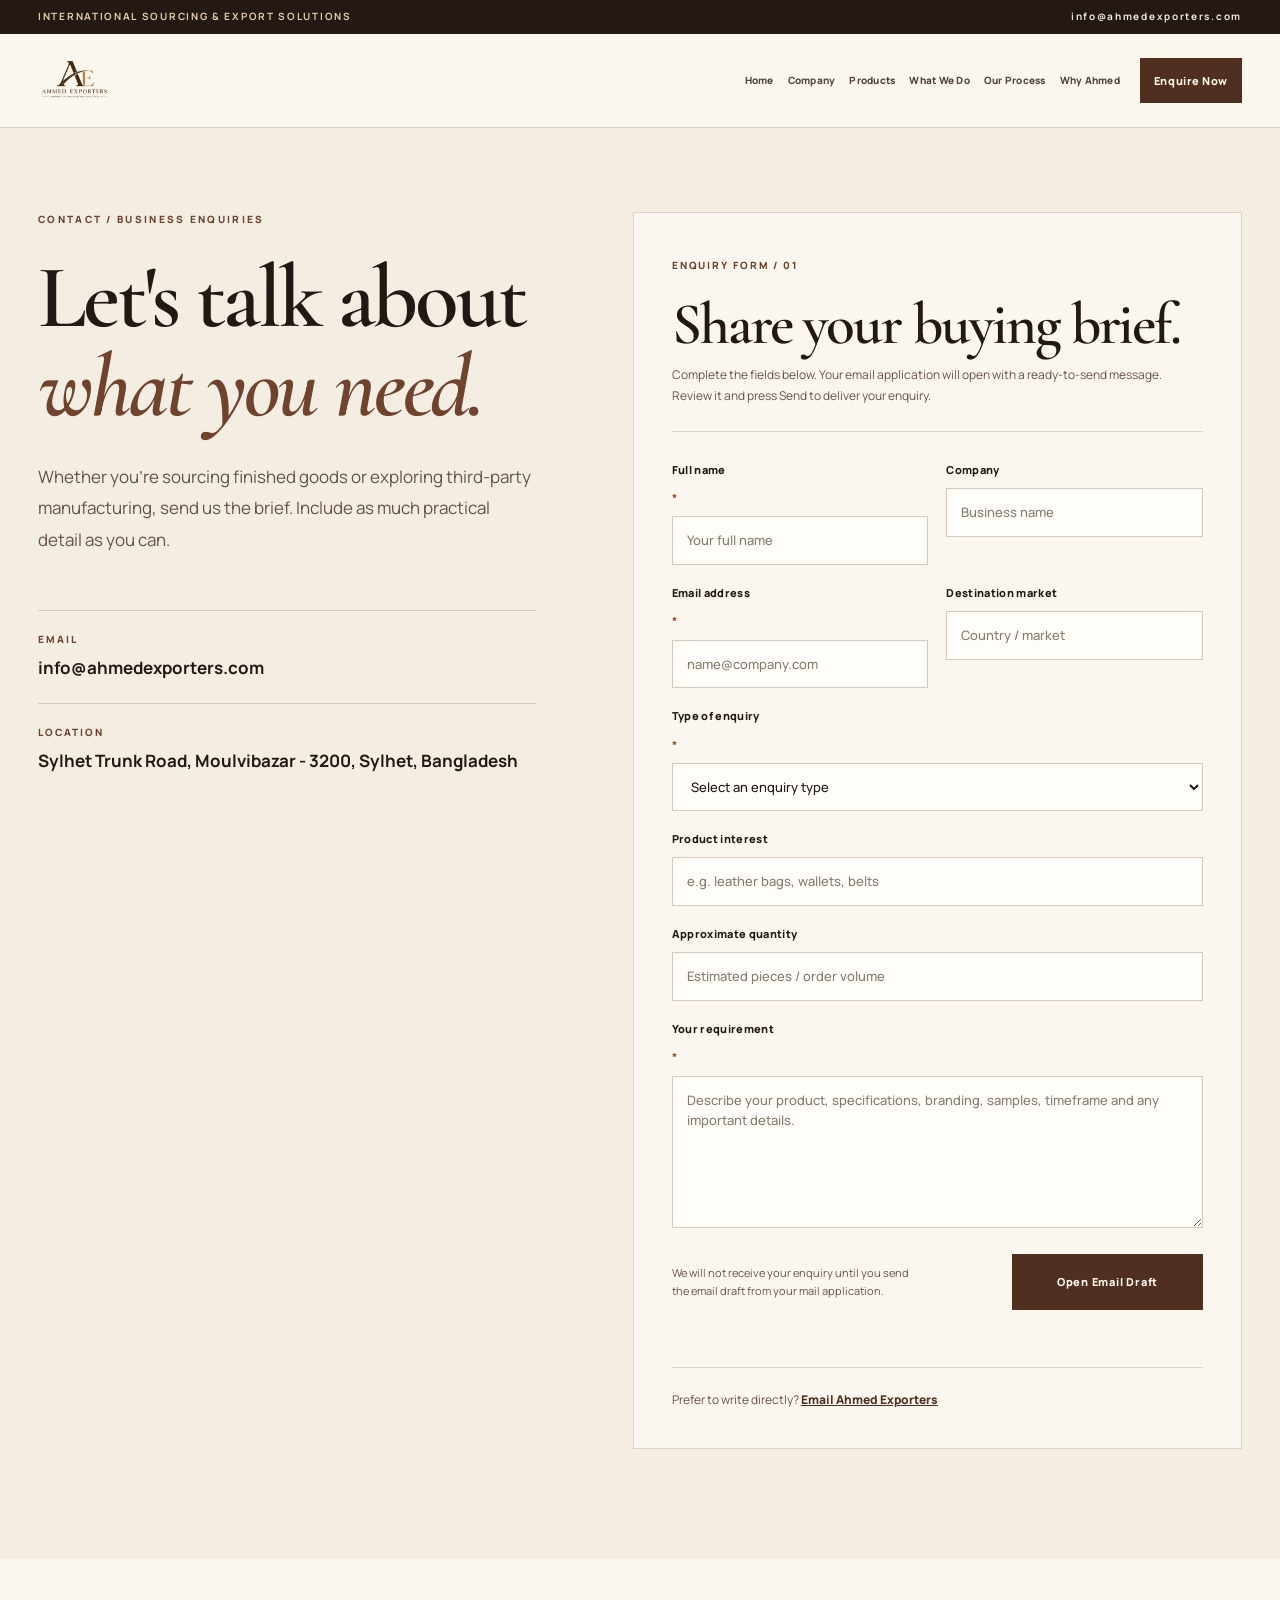
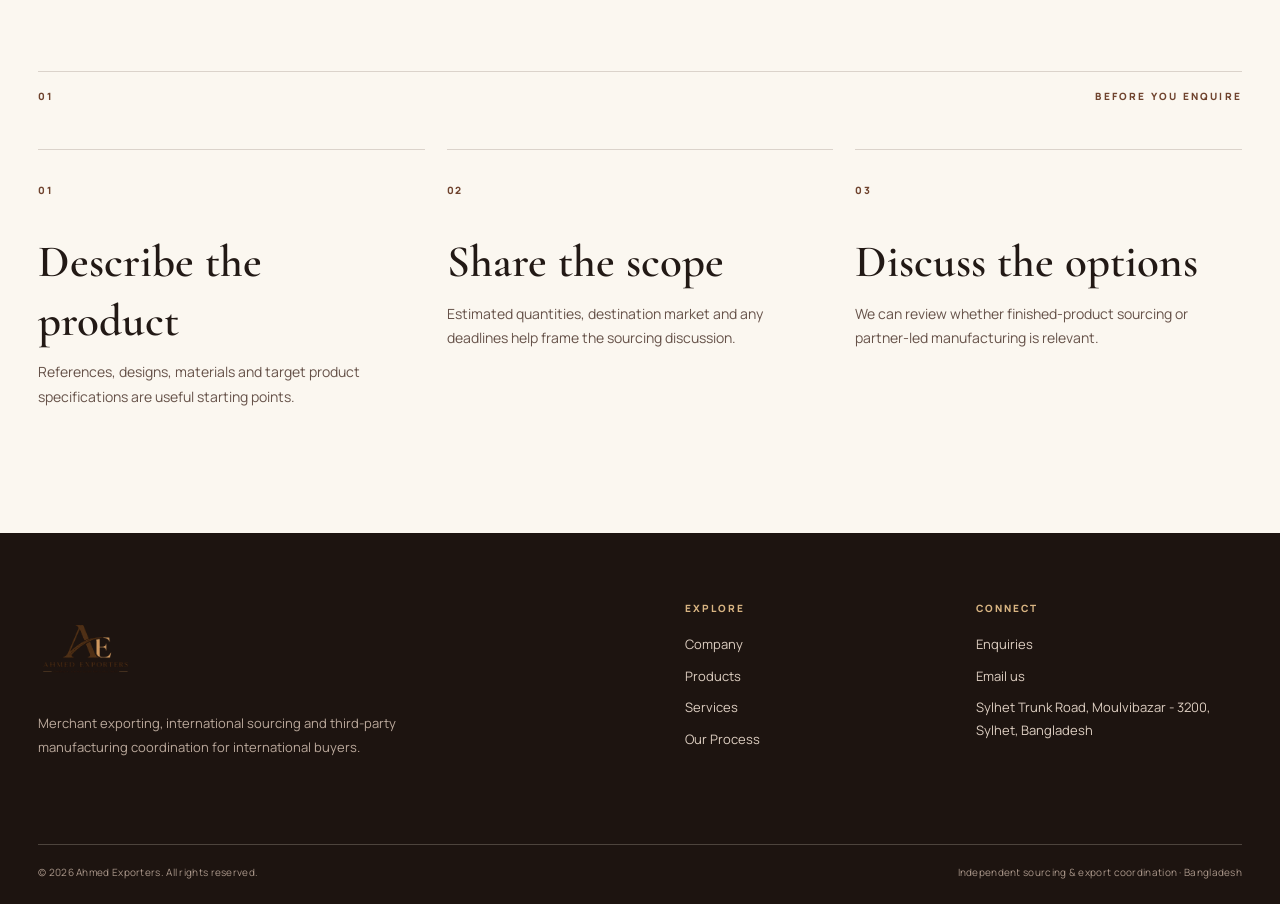
<file: contact.html>
<!doctype html>
<html lang="en"><head>
<meta charset="utf-8">
<meta name="viewport" content="width=device-width,initial-scale=1">
<meta name="theme-color" content="#f3ede2">
<meta name="description" content="Contact Ahmed Exporters about leather goods, merchant exporting, international sourcing or third-party manufacturing coordination in Bangladesh.">
<meta property="og:type" content="website">
<meta property="og:site_name" content="Ahmed Exporters">
<meta property="og:title" content="Contact Ahmed Exporters | Send a Sourcing Enquiry">
<meta property="og:description" content="Contact Ahmed Exporters about leather goods, merchant exporting, international sourcing or third-party manufacturing coordination in Bangladesh.">
<meta property="og:url" content="https://aryancodespy.github.io/ahmed-exporters/contact.html">
<meta property="og:image" content="https://aryancodespy.github.io/ahmed-exporters/ahmed-exporters-logo.png">
<meta name="twitter:card" content="summary">
<link rel="canonical" href="https://aryancodespy.github.io/ahmed-exporters/contact.html">
<link rel="icon" type="image/png" href="ahmed-exporters-logo.png">
<link rel="preconnect" href="https://fonts.googleapis.com">
<link rel="preconnect" href="https://fonts.gstatic.com" crossorigin>
<link rel="preconnect" href="https://images.pexels.com">
<link href="https://fonts.googleapis.com/css2?family=Manrope:wght@400;500;600;700;800&family=Cormorant+Garamond:wght@600;700&display=swap" rel="stylesheet">
<link rel="stylesheet" href="styles.css">
<title>Contact Ahmed Exporters | Send a Sourcing Enquiry</title>
<script type="application/ld+json">{"@context":"https://schema.org","@type":"Organization","name":"Ahmed Exporters","url":"https://aryancodespy.github.io/ahmed-exporters/","logo":"https://aryancodespy.github.io/ahmed-exporters/ahmed-exporters-logo.png","description":"Bangladesh-based merchant exporter, leather goods sourcing and third-party manufacturing coordination.","email":"info@ahmedexporters.com","address":{"@type":"PostalAddress","streetAddress":"Sylhet Trunk Road","addressLocality":"Moulvibazar","postalCode":"3200","addressRegion":"Sylhet","addressCountry":"BD"}}</script>
<script src="script.js" defer></script>
</head>
<body data-page="contact">
<a class="skip-link" href="#main">Skip to content</a>
<div class="utility-bar"><div class="wrap utility-bar__inner"><span>INTERNATIONAL SOURCING &amp; EXPORT SOLUTIONS</span><a href="mailto:info@ahmedexporters.com">info@ahmedexporters.com </a></div></div>
<header class="site-header"><div class="wrap header-inner">
<a class="logo-link" href="index.html" aria-label="Ahmed Exporters — homepage"><img class="logo" src="ahmed-exporters-logo.png" alt="Ahmed Exporters"></a>
<nav class="desktop-nav" aria-label="Main navigation"><a href="index.html">Home</a><a href="about.html">Company</a><a href="products.html">Products</a><a href="services.html">What We Do</a><a href="process.html">Our Process</a><a href="why-us.html">Why Ahmed</a></nav>
<a class="header-action" href="contact.html">Enquire Now </a>
<button class="menu-button" type="button" aria-controls="mobile-navigation" aria-expanded="false" aria-label="Open navigation"><span></span><span></span></button>
</div>
<nav id="mobile-navigation" class="mobile-navigation" aria-label="Mobile navigation" hidden><a href="index.html">Home</a><a href="about.html">Company</a><a href="products.html">Products</a><a href="services.html">What We Do</a><a href="process.html">Our Process</a><a href="why-us.html">Why Ahmed</a><a class="mobile-navigation__contact" href="contact.html">Start an Enquiry</a></nav>
</header>
<main id="main">
<section class="contact-hero"><div class="wrap contact-hero__grid"><div><p class="eyebrow">CONTACT / BUSINESS ENQUIRIES</p><h1>Let's talk about <em>what you need.</em></h1><p class="lead">Whether you're sourcing finished goods or exploring third-party manufacturing, send us the brief. Include as much practical detail as you can.</p>
<div class="contact-details"><div><span>EMAIL</span><a href="mailto:info@ahmedexporters.com">info@ahmedexporters.com</a></div><div><span>LOCATION</span><strong>Sylhet Trunk Road, Moulvibazar - 3200, Sylhet, Bangladesh</strong></div></div>
</div><div class="contact-form-panel">
<div class="form-heading"><span>ENQUIRY FORM / 01</span><h2>Share your buying brief.</h2><p>Complete the fields below. Your email application will open with a ready-to-send message. Review it and press Send to deliver your enquiry.</p></div>
<form id="enquiry-form">
<div class="field-pair"><label>Full name <span aria-hidden="true">*</span><input name="name" autocomplete="name" required maxlength="100" placeholder="Your full name"></label><label>Company <input name="company" autocomplete="organization" maxlength="120" placeholder="Business name"></label></div>
<div class="field-pair"><label>Email address <span aria-hidden="true">*</span><input name="email" type="email" autocomplete="email" required maxlength="160" placeholder="name@company.com"></label><label>Destination market <input name="destination" maxlength="100" placeholder="Country / market"></label></div>
<label>Type of enquiry <span aria-hidden="true">*</span><select name="type" required><option value="" selected disabled>Select an enquiry type</option><option>Finished product sourcing</option><option>Custom / third-party manufacturing</option><option>Merchant exporting</option><option>General business enquiry</option></select></label>
<label>Product interest <input name="interest" maxlength="160" placeholder="e.g. leather bags, wallets, belts"></label>
<label>Approximate quantity <input name="quantity" maxlength="100" placeholder="Estimated pieces / order volume"></label>
<label>Your requirement <span aria-hidden="true">*</span><textarea name="message" rows="6" required maxlength="5000" placeholder="Describe your product, specifications, branding, samples, timeframe and any important details."></textarea></label>
<div class="form-footer"><p>We will not receive your enquiry until you send the email draft from your mail application.</p><button class="btn btn--dark" type="submit">Open Email Draft </button></div>
<p id="enquiry-status" class="form-status" role="status" aria-live="polite"></p>
</form>
<div class="direct-email">Prefer to write directly? <a href="mailto:info@ahmedexporters.com">Email Ahmed Exporters</a></div>
</div></div></section>
<section class="section section--tint"><div class="wrap"><div class="section-index"><span>01</span><span>BEFORE YOU ENQUIRE</span></div><div class="statement-grid"><article><span>01</span><h3>Describe the product</h3><p>References, designs, materials and target product specifications are useful starting points.</p></article><article><span>02</span><h3>Share the scope</h3><p>Estimated quantities, destination market and any deadlines help frame the sourcing discussion.</p></article><article><span>03</span><h3>Discuss the options</h3><p>We can review whether finished-product sourcing or partner-led manufacturing is relevant.</p></article></div></div></section>
</main>
<footer class="footer"><div class="wrap">
<div class="footer__top"><div class="footer__company"><a href="index.html"><img src="ahmed-exporters-logo.png" alt="Ahmed Exporters" class="footer__logo"></a><p>Merchant exporting, international sourcing and third-party manufacturing coordination for international buyers.</p></div>
<div class="footer__links"><div><h2>Explore</h2><a href="about.html">Company</a><a href="products.html">Products</a><a href="services.html">Services</a><a href="process.html">Our Process</a></div><div><h2>Connect</h2><a href="contact.html">Enquiries</a><a href="mailto:info@ahmedexporters.com">Email us</a><span>Sylhet Trunk Road, Moulvibazar - 3200, Sylhet, Bangladesh</span></div></div></div>
<div class="footer__bottom"><span>© <span data-year>2026</span> Ahmed Exporters. All rights reserved.</span><span>Independent sourcing &amp; export coordination · Bangladesh</span></div>
</div></footer>
</body></html>
</file>
<file: styles.css>
:root{
  --bg:#f3ede2;--surface:#fbf7f0;--surface-strong:#fffaf3;--surface-dark:#241812;--surface-dark-2:#342219;
  --text:#221915;--muted:#665249;--primary:#4f2f1f;--primary-2:#6f432e;--accent:#c9a15b;
  --line:rgba(72,47,33,.18);--line-dark:rgba(246,235,219,.22);--container:1260px;
  --body:"Manrope",Arial,sans-serif;--display:"Cormorant Garamond",Georgia,serif;
}
*,*::before,*::after{box-sizing:border-box}
html{scroll-behavior:smooth;scroll-padding-top:110px}
body{margin:0;color:var(--text);background:var(--bg);font:400 15px/1.75 var(--body);-webkit-font-smoothing:antialiased}
body,button,input,select,textarea{font-family:var(--body)}
img{display:block;max-width:100%}figure{margin:0}
a{color:inherit;text-decoration:none}button{cursor:pointer}
button,input,select,textarea{font-size:inherit}
:focus-visible{outline:3px solid var(--accent);outline-offset:4px}
::selection{background:#c9a15b;color:#241812}
.wrap{width:min(var(--container),calc(100% - 112px));margin-inline:auto}
.skip-link{position:absolute;z-index:200;top:-100px;left:16px;padding:12px 20px;background:var(--surface-dark);color:white}
.skip-link:focus{top:12px}
.utility-bar{background:var(--surface-dark);color:#e1cda9;font-size:10px;letter-spacing:.17em;font-weight:700}
.utility-bar__inner{display:flex;align-items:center;justify-content:space-between;gap:20px;min-height:34px}
.utility-bar a{color:#f1e9dc;transition:color .2s}.utility-bar a:hover{color:var(--accent)}
.site-header{height:94px;background:rgba(251,247,240,.97);border-bottom:1px solid var(--line);position:sticky;top:0;z-index:50;backdrop-filter:blur(16px)}
.header-inner{height:100%;display:flex;align-items:center;gap:32px}
.logo-link{display:flex;align-items:center;flex:0 0 auto;max-width:224px}
.logo{display:block;width:192px;height:72px;object-fit:contain;object-position:left center}
.desktop-nav{display:flex;align-items:center;justify-content:center;gap:clamp(12px,1.4vw,25px);margin-left:auto}
.desktop-nav a{font-size:11px;font-weight:800;letter-spacing:.025em;white-space:nowrap;position:relative;padding:12px 0;color:#51453e}
.desktop-nav a::after{content:"";position:absolute;bottom:6px;left:0;right:100%;height:1px;background:var(--primary);transition:right .2s}
.desktop-nav a:hover::after,.desktop-nav a.active::after{right:0}
.desktop-nav a.active{color:var(--primary)}
.header-action{flex:0 0 auto;display:flex;gap:26px;align-items:center;justify-content:center;background:var(--primary);color:#fff8ed;padding:14px 17px;font-size:11px;font-weight:800;letter-spacing:.05em;white-space:nowrap}
.header-action:hover{background:var(--surface-dark)}
.menu-button{display:none;background:none;border:0;padding:14px;min-width:44px;min-height:44px}
.menu-button span{display:block;width:26px;height:2px;background:var(--text);margin:6px 0;transition:transform .2s}
.menu-button[aria-expanded="true"] span:first-child{transform:translateY(4px) rotate(45deg)}
.menu-button[aria-expanded="true"] span:last-child{transform:translateY(-4px) rotate(-45deg)}
.mobile-navigation[hidden]{display:none!important}
.mobile-navigation{display:none}
h1,h2,h3,p{margin-top:0}
h1,h2,.display{font-family:var(--display);font-weight:600;letter-spacing:-.035em;line-height:.99}
h1 em,h2 em,.display em{font-weight:600;font-style:italic;color:var(--primary-2)}
h3{line-height:1.3}
.eyebrow{font-size:10px;line-height:1.5;font-weight:800;letter-spacing:.23em;color:var(--primary-2);margin-bottom:27px}
.eyebrow--light{color:var(--accent)}
.section{padding:112px 0}
.section--tint{background:var(--surface)}
.section--dark{background:var(--surface-dark);color:#f5eee5}
.section--dark h2 em{color:#d5ad76}
.section--dark .eyebrow{color:var(--accent)}
.section-index{border-top:1px solid var(--line);padding-top:16px;display:flex;align-items:center;justify-content:space-between;gap:16px;font-size:10px;letter-spacing:.22em;font-weight:800;color:var(--primary-2);margin-bottom:43px;text-transform:uppercase}
.section--dark .section-index{border-color:var(--line-dark);color:#e0ba80}
.display{font-size:clamp(58px,7vw,110px);margin:0}
.editorial-grid{display:grid;grid-template-columns:1.03fr .97fr;gap:12%;align-items:start}
.intro-prose{max-width:540px;padding-top:4px}
.intro-prose p{font-size:15px;line-height:1.9;color:var(--muted);margin:0 0 23px}
.intro-prose .large-copy{font-size:21px;line-height:1.62;color:var(--text);font-weight:500;letter-spacing:-.02em}
.section--dark .intro-prose p{color:#d7c6b8}
.section--dark .intro-prose .large-copy{color:#f4eae0}
.inline-link{display:inline-flex;align-items:center;gap:18px;color:var(--primary);font-weight:800;letter-spacing:.04em;font-size:12px;border-bottom:1px solid var(--primary);padding:0 0 8px;margin-top:13px;transition:gap .2s}
.inline-link:hover{gap:26px}
.inline-link--light{color:#e7bb80;border-color:#e7bb80}
.btn{display:inline-flex;justify-content:center;align-items:center;gap:0;border:1px solid var(--primary);padding:17px 21px;min-height:56px;color:#fffaf2;background:var(--primary);font-weight:800;font-size:11px;letter-spacing:.07em;line-height:1.3;transition:background .2s,color .2s,border-color .2s}
.btn:hover{background:var(--surface-dark);border-color:var(--surface-dark)}

.btn--outline{color:var(--text);background:transparent;border-color:var(--line)}
.btn--outline:hover{color:white}
.btn--light{color:var(--surface-dark);background:var(--bg);border-color:var(--bg)}
.btn--light:hover{color:var(--surface-dark);background:var(--accent);border-color:var(--accent)}
/* HOME HERO */
.home-hero{padding-top:0;background:var(--bg)}
.home-hero__grid{display:grid;grid-template-columns:1.02fr .98fr;min-height:690px}
.home-hero__content{display:flex;flex-direction:column;justify-content:center;align-items:flex-start;padding:67px 7% 75px 0}
.hero-overline{display:flex;align-items:center;gap:14px;color:var(--primary-2);letter-spacing:.2em;font-weight:800;font-size:10px;margin-bottom:35px}
.overline-dash{display:inline-block;width:35px;height:1px;background:var(--primary-2)}
.home-hero h1{font-size:clamp(76px,8vw,129px);max-width:650px;margin:0 0 29px}
.home-hero__content>p{max-width:490px;font-size:16px;line-height:1.9;color:var(--muted);margin:0 0 34px}
.hero-actions{display:flex;flex-wrap:wrap;gap:12px}
.hero-proof{margin-top:57px;display:flex;gap:12px;flex-wrap:wrap;align-items:center;color:var(--muted);font-size:10px;letter-spacing:.03em;font-weight:700}
.hero-proof__line{height:1px;width:24px;background:var(--primary)}
.home-hero__image{min-height:650px;position:relative;overflow:hidden;background:#ac8e78}
.home-hero__image img{width:100%;height:100%;object-fit:cover;position:absolute;inset:0}
.home-hero__image::after{content:"";position:absolute;inset:45% 0 0;background:linear-gradient(transparent,rgba(20,11,6,.6))}
.image-label{position:absolute;z-index:1;left:32px;right:32px;bottom:31px;display:flex;align-items:end;justify-content:space-between;gap:20px;color:white}
.image-label span{font-size:10px;font-weight:800;letter-spacing:.18em}
.image-label strong{font-family:var(--display);font-size:31px;font-weight:600}
.hero-bottom{border-bottom:1px solid var(--line);padding:21px 0;display:flex;gap:28px;justify-content:space-between;font-size:10px;font-weight:800;letter-spacing:.19em;color:var(--primary-2)}
.hero-bottom a{text-decoration:underline;text-underline-offset:5px}
.section-heading{display:grid;grid-template-columns:1.15fr .85fr;gap:12%;align-items:end;margin-bottom:45px}
.section-heading h2{font-size:clamp(58px,6.2vw,94px);margin-bottom:0}
.section-heading p{color:var(--muted);max-width:435px;font-size:15px;line-height:1.9;margin:0}
.section-heading--light p{color:#d8c8ba}
.capability-grid{border-top:1px solid var(--line)}
.capability{display:grid;grid-template-columns:110px 1fr;gap:30px;align-items:center;min-height:165px;padding:28px 10px 28px 0;border-bottom:1px solid var(--line);transition:background .2s,padding .2s}
.capability:hover{background:#f1e9dd;padding-left:18px}
.capability__num{font-size:11px;color:var(--primary-2);font-weight:800;letter-spacing:.13em}
.capability h3{font-family:var(--display);font-size:clamp(36px,4vw,54px);font-weight:600;letter-spacing:-.025em;margin:0 0 5px}
.capability p{margin:0;color:var(--muted);font-size:13px;max-width:570px}

.featured-products{display:grid;grid-template-columns:1.25fr .75fr;gap:22px}
.featured-product{display:block;min-width:0}
.featured-product--large{grid-row:span 2}
.featured-product__photo{overflow:hidden;background:#d4b89b;aspect-ratio:16/8}
.featured-product--large .featured-product__photo{height:calc(100% - 73px);aspect-ratio:auto;min-height:445px}
.featured-product__photo img{width:100%;height:100%;object-fit:cover;transition:transform .55s}
.featured-product:hover img{transform:scale(1.045)}
.featured-product__text{display:flex;align-items:center;gap:15px;border-bottom:1px solid var(--line);padding:17px 2px;min-height:73px}
.featured-product__text span:first-child{font-size:9px;letter-spacing:.1em;color:var(--muted);font-weight:800}
.featured-product__text h3{margin:0 auto 0 0;font-size:17px;font-weight:700}

.process-preview{display:grid;grid-template-columns:repeat(4,1fr);border-top:1px solid var(--line-dark);margin:55px 0 36px}
.preview-step{padding:27px 25px 15px 0;border-right:1px solid var(--line-dark);margin-right:25px}
.preview-step:last-child{border-right:0}
.preview-step>span{font-size:11px;letter-spacing:.2em;color:var(--accent);font-weight:800}
.preview-step h3{font-family:var(--display);font-size:33px;font-weight:600;line-height:1;margin:33px 0 13px}
.preview-step p{font-size:12px;line-height:1.8;color:#d0c0b2;margin:0}
.image-story__grid{display:grid;grid-template-columns:1.02fr .98fr;gap:10%;align-items:center}
.image-story__visual{height:620px;background:#d6c0aa}
.image-story__visual img{width:100%;height:100%;object-fit:cover}
.image-story__copy{padding-block:25px}
.image-story__copy h2{font-size:clamp(60px,6vw,93px);margin-bottom:30px}
.image-story__copy p{max-width:480px;font-size:15px;line-height:1.92;color:var(--muted);margin-bottom:23px}
.image-story__copy .btn{margin-top:12px}
.contact-band{background:var(--primary);color:#fff6eb;padding:77px 0 84px}
.contact-band__inner{display:flex;align-items:end;justify-content:space-between;gap:50px}
.contact-band h2{font-size:clamp(55px,6vw,92px);margin:0 0 14px;max-width:780px}
.contact-band p:not(.eyebrow){font-size:14px;color:#ebdace;margin:0;max-width:610px}
.contact-band .btn{flex:0 0 auto}
/* INNER PAGE */
.page-lead{padding:82px 0 92px}
.page-lead__grid{display:grid;grid-template-columns:1.03fr .97fr;gap:9%;align-items:center}
.page-lead__copy{padding:25px 0}
.page-lead h1{font-size:clamp(66px,6.9vw,111px);margin:0 0 27px}
.lead{font-size:17px;line-height:1.83;color:var(--muted);margin:0;max-width:590px}
.page-lead__photo{height:500px;position:relative;overflow:hidden;background:#d4bda4}
.page-lead__photo img{height:100%;width:100%;object-fit:cover}
.page-lead__photo figcaption{position:absolute;bottom:0;left:0;right:0;background:rgba(36,24,18,.88);color:#f6ede1;padding:13px 19px;font-size:9px;font-weight:800;letter-spacing:.22em}
.statement-grid{display:grid;grid-template-columns:repeat(3,1fr);gap:22px}
.statement-grid article{border-top:1px solid var(--line);padding:26px 20px 12px 0}
.statement-grid article>span{font-size:10px;font-weight:800;color:var(--primary-2);letter-spacing:.16em}
.statement-grid h3{font-family:var(--display);font-size:45px;font-weight:600;margin:31px 0 10px}
.statement-grid p{max-width:340px;color:var(--muted);font-size:14px;margin:0}
.values-grid{display:grid;grid-template-columns:1fr 1fr;gap:13%}
.values-list>div{padding:20px 0;border-top:1px solid var(--line)}
.values-list strong{display:block;font-size:17px;margin-bottom:9px}
.values-list p{margin:0;color:var(--muted);font-size:14px}
.wide-photo{height:460px;position:relative;background:#56493e}
.wide-photo>img{width:100%;height:100%;object-fit:cover}
.wide-photo__caption{position:absolute;bottom:0;left:0;right:0;background:rgba(36,24,18,.88);color:#fff8eb}
.wide-photo__caption>.wrap{display:flex;justify-content:space-between;padding:14px 0;letter-spacing:.19em;font-size:10px;font-weight:800}
.catalog-grid{display:grid;grid-template-columns:repeat(3,1fr);gap:58px 25px}
.catalog-card{min-width:0;border-bottom:1px solid var(--line)}
.catalog-card__img{aspect-ratio:4/3;background:#c5ab92;overflow:hidden}
.catalog-card__img img{width:100%;height:100%;object-fit:cover;transition:transform .5s}
.catalog-card:hover img{transform:scale(1.045)}
.catalog-card__body{padding:24px 0 26px}
.catalog-card__index{font-size:9px;letter-spacing:.2em;font-weight:800;color:var(--primary-2)}
.catalog-card h3{font:600 39px/1.03 var(--display);letter-spacing:-.025em;margin:13px 0 12px}
.catalog-card p{color:var(--muted);font-size:13px;min-height:92px;margin:0 0 12px}
.catalog-card__tags{display:flex;gap:12px;flex-wrap:wrap}
.catalog-card__tags span{font-size:10px;font-weight:700;color:var(--primary-2);border-bottom:1px solid var(--line)}
.catalog-card .inline-link{margin-top:24px;font-size:11px}
.detail-list{padding:0;list-style:none;margin:27px 0}
.detail-list li{padding:12px 0 12px 22px;border-top:1px solid var(--line);position:relative;color:var(--text);font-size:13px;font-weight:700}
.detail-list li::before{content:"—";position:absolute;left:0;color:var(--primary-2)}
.small-note{font-size:12px!important}
.service-editorial{margin-top:50px;border-top:1px solid var(--line)}
.service-editorial article{display:grid;grid-template-columns:90px 1fr;gap:6%;border-bottom:1px solid var(--line);padding:44px 0 45px}
.service-editorial__num{font-size:12px;color:var(--primary-2);font-weight:800}
.service-editorial h2{font-size:clamp(48px,5.6vw,80px);margin:0 0 16px}
.service-editorial article>div{max-width:900px}
.service-editorial p{font-size:16px;max-width:780px;color:var(--muted)}
.service-editorial .detail-list{display:grid;grid-template-columns:repeat(3,1fr);gap:20px;margin-bottom:0}
.support-grid{display:grid;grid-template-columns:repeat(4,1fr);gap:20px}
.support-grid article{padding:23px 18px 13px 0;border-top:1px solid var(--line)}
.support-grid span{font-weight:800;font-size:10px;letter-spacing:.15em;color:var(--primary-2)}
.support-grid h3{font:600 36px/1 var(--display);margin:37px 0 14px}
.support-grid p{color:var(--muted);font-size:13px;margin:0}
.process-full{border-top:1px solid var(--line)}
.process-full__item{display:grid;grid-template-columns:100px 1fr minmax(220px,360px);gap:30px;align-items:center;padding:39px 0;border-bottom:1px solid var(--line)}
.process-full__number{font-size:11px;color:var(--primary-2);letter-spacing:.16em;font-weight:800}
.process-full h2{font-size:clamp(39px,4.5vw,65px);margin:0}
.process-full p{margin:0;color:var(--muted);font-size:14px}
.advantages{display:grid;grid-template-columns:1fr 1fr;gap:38px 70px}
.advantages article{border-top:1px solid var(--line);padding:21px 30px 18px 0}
.advantages article>span{font-size:10px;font-weight:800;letter-spacing:.18em;color:var(--primary-2)}
.advantages h2{font-size:clamp(44px,4.6vw,69px);margin:37px 0 14px}
.advantages p{font-size:14px;line-height:1.9;color:var(--muted);max-width:490px}
.faq{border-top:1px solid var(--line);max-width:1020px}
.faq details{border-bottom:1px solid var(--line);padding:16px 0}
.faq summary{cursor:pointer;list-style:none;padding:13px 38px 13px 0;font-weight:700;font-size:18px;position:relative}
.faq summary::-webkit-details-marker{display:none}
.faq summary::after{content:"+";position:absolute;right:8px;top:9px;font:500 28px var(--display);color:var(--primary)}
.faq details[open] summary::after{content:"−"}
.faq p{max-width:800px;color:var(--muted);margin:0;padding:0 30px 18px 0}
/* CONTACT */
.contact-hero{padding:84px 0 110px}
.contact-hero__grid{display:grid;grid-template-columns:.9fr 1.1fr;gap:8%;align-items:start}
.contact-hero h1{font-size:clamp(71px,7vw,117px);margin:0 0 30px}
.contact-hero .lead{margin-bottom:55px}
.contact-details>div{border-top:1px solid var(--line);padding:20px 0;display:grid;gap:5px}
.contact-details span{font-size:10px;letter-spacing:.2em;font-weight:800;color:var(--primary-2)}
.contact-details a,.contact-details strong{font-size:17px;font-weight:700;word-break:break-word}
.contact-details a:hover{text-decoration:underline;text-underline-offset:3px}
.contact-form-panel{background:var(--surface);padding:38px;border:1px solid var(--line)}
.form-heading{border-bottom:1px solid var(--line);padding-bottom:24px;margin-bottom:28px}
.form-heading>span{font-size:10px;color:var(--primary-2);letter-spacing:.19em;font-weight:800}
.form-heading h2{font-size:59px;margin:18px 0 10px}
.form-heading p{font-size:12px;color:var(--muted);line-height:1.8;margin:0}
#enquiry-form{display:grid;gap:18px}
#enquiry-form label{display:flex;flex-direction:column;font-size:11px;letter-spacing:.03em;font-weight:800;gap:9px}
#enquiry-form label span{color:#a14a26}
.field-pair{display:grid;grid-template-columns:1fr 1fr;gap:18px}
#enquiry-form input,#enquiry-form select,#enquiry-form textarea{width:100%;appearance:none;border:1px solid #d6c9bc;border-radius:0;background:#fffdf9;color:var(--text);font-size:13px;font-weight:500;letter-spacing:0;padding:13px 14px;line-height:1.6}
#enquiry-form select{appearance:auto}
#enquiry-form textarea{resize:vertical;min-height:126px}
#enquiry-form input:focus,#enquiry-form select:focus,#enquiry-form textarea:focus{outline:2px solid var(--accent);outline-offset:1px}
#enquiry-form input::placeholder,#enquiry-form textarea::placeholder{color:#887b6e}
.form-footer{display:flex;align-items:center;justify-content:space-between;gap:16px;margin-top:8px}
.form-footer p{max-width:250px;font-size:11px;color:var(--muted);line-height:1.65;margin:0}
.form-footer button{min-width:191px}
.form-status{font-size:12px;color:var(--primary-2);margin:0;min-height:15px}
.direct-email{border-top:1px solid var(--line);padding-top:21px;margin-top:24px;font-size:12px;color:var(--muted)}
.direct-email a{font-weight:800;text-decoration:underline;color:var(--primary)}
/* FOOTER */
.footer{background:#1d1410;color:#f5ede2;padding:71px 0 22px}
.footer__top{display:grid;grid-template-columns:1fr 1fr;gap:90px;padding-bottom:85px}
.footer__logo{height:94px;width:260px;object-fit:contain;object-position:left center;filter:brightness(1.15)}
.footer__company p{max-width:400px;font-size:13px;color:#bba99c;line-height:1.85;margin:13px 0 0}
.footer__links{display:grid;grid-template-columns:1fr 1fr;gap:24px}
.footer__links>div{display:flex;flex-direction:column;align-items:start;gap:9px}
.footer__links h2{font-family:var(--body);font-size:10px;letter-spacing:.2em;text-transform:uppercase;color:#d8b482;font-weight:800;margin:0 0 10px}
.footer__links a,.footer__links span{color:#ddcec1;font-size:13px}
.footer__links a:hover{color:#fff}
.footer__bottom{border-top:1px solid var(--line-dark);padding-top:19px;display:flex;justify-content:space-between;gap:24px;color:#a99689;font-size:10px;letter-spacing:.03em}
@media(max-width:1280px){
 .wrap{width:min(var(--container),calc(100% - 76px))}
 .logo{width:154px}.header-inner{gap:20px}.desktop-nav{gap:14px}
 .desktop-nav a{font-size:10px}.header-action{padding:13px 14px;gap:12px}
 .home-hero h1{font-size:clamp(69px,7.6vw,112px)}
}
@media(max-width:1080px){
 .site-header{height:76px}
 .desktop-nav,.header-action{display:none}
 .logo{width:190px;height:63px}
 .menu-button{display:block;margin-left:auto}
 .mobile-navigation{display:grid;position:absolute;top:100%;left:0;right:0;background:var(--surface);border-bottom:1px solid var(--line);padding:20px 38px 28px;box-shadow:0 14px 28px rgba(36,24,18,.1);gap:4px}
 .mobile-navigation a{padding:12px 0;font-weight:800;font-size:13px;border-bottom:1px solid var(--line)}
 .mobile-navigation a.active{color:var(--primary-2)}
 .mobile-navigation .mobile-navigation__contact{background:var(--primary);color:white;margin-top:14px;padding:15px}
 .home-hero__grid{min-height:580px}
 .home-hero__content{padding:55px 28px 55px 0}
 .home-hero__image{min-height:570px}
 .home-hero h1{font-size:clamp(60px,7.3vw,86px)}
 .page-lead__grid{gap:5%}.page-lead h1{font-size:clamp(57px,7vw,82px)}.page-lead__photo{height:420px}
 .section{padding:88px 0}
 .featured-product--large .featured-product__photo{min-height:375px}
 .catalog-grid{grid-template-columns:repeat(2,1fr)}
 .support-grid{grid-template-columns:repeat(2,1fr)}
 .contact-hero__grid{gap:4%}
 .form-footer{align-items:stretch;flex-direction:column}
}
@media(max-width:760px){
 html{scroll-padding-top:74px}
 .wrap{width:calc(100% - 38px)}
 .utility-bar{font-size:9px;letter-spacing:.05em}
 .utility-bar__inner{min-height:30px}
 .utility-bar__inner>span{max-width:58%;line-height:1.4}
 .utility-bar a{font-size:9px}
 .site-header{height:72px}
 .logo{height:58px;width:176px}
 .mobile-navigation{padding:12px 20px 25px;max-height:calc(100dvh - 102px);overflow-y:auto}
 .section{padding:69px 0}
 .section-index{margin-bottom:33px}
 .display{font-size:clamp(57px,12vw,77px)}
 .editorial-grid,.section-heading,.image-story__grid,.page-lead__grid,.values-grid,.contact-hero__grid{grid-template-columns:1fr;gap:30px}
 .intro-prose .large-copy{font-size:19px}
 .section-heading{margin-bottom:30px}
 .section-heading h2{font-size:clamp(59px,11vw,74px)}
 .home-hero__grid{display:flex;flex-direction:column-reverse}
 .home-hero__image{min-height:380px;height:380px}
 .home-hero__content{padding:57px 0 58px}
 .hero-overline{margin-bottom:24px}
 .home-hero h1{font-size:clamp(70px,15vw,98px);margin-bottom:22px}
 .home-hero__content>p{font-size:14px;line-height:1.82}
 .hero-actions{gap:10px}
 .hero-actions .btn{padding:14px 15px;gap:15px;min-height:52px}
 .hero-proof{margin-top:34px;line-height:1.7;gap:7px}
 .hero-bottom{font-size:9px;letter-spacing:.06em;gap:8px;flex-wrap:wrap}
 .hero-bottom a{display:none}
 .image-label{bottom:18px;left:20px;right:20px}
 .image-label strong{font-size:29px}
 .capability{grid-template-columns:45px 1fr;gap:9px;min-height:140px;padding:22px 0}
 .capability__num{font-size:9px}
 .capability h3{font-size:36px}
 .capability p{font-size:12px}
 
 .featured-products{grid-template-columns:1fr;gap:22px}
 .featured-product--large{grid-row:auto}
 .featured-product--large .featured-product__photo{min-height:0;height:auto;aspect-ratio:16/10}
 .featured-product__photo{aspect-ratio:16/9}
 .featured-product__text{min-height:69px;gap:12px}
 .featured-product__text h3{font-size:15px}
 .process-preview{grid-template-columns:1fr 1fr;gap:0}
 .preview-step{margin-right:0;padding:22px 15px 28px 0;border-right:0;border-bottom:1px solid var(--line-dark)}
 .preview-step:nth-child(odd){border-right:1px solid var(--line-dark);margin-right:14px}
 .preview-step:nth-child(even){padding-left:10px}
 .preview-step h3{margin-top:19px;font-size:30px}
 .preview-step p{font-size:11px}
 .image-story__visual{height:350px}
 .image-story__copy h2{font-size:clamp(55px,11vw,75px)}
 .contact-band{padding:65px 0}
 .contact-band__inner{display:grid;gap:29px}
 .contact-band h2{font-size:clamp(56px,11vw,76px)}
 .contact-band .btn{justify-self:start}
 .page-lead{padding:57px 0 62px}
 .page-lead h1{font-size:clamp(65px,12vw,90px)}
 .page-lead .lead{font-size:15px}
 .page-lead__photo{height:330px}
 .statement-grid{grid-template-columns:1fr;gap:12px}
 .statement-grid article{padding:20px 0 24px}
 .statement-grid h3{margin:10px 0;font-size:38px}
 .wide-photo{height:300px}
 .wide-photo__caption>.wrap{font-size:8px;gap:15px}
 .catalog-grid{grid-template-columns:1fr;gap:32px}
 .catalog-card p{min-height:0}
 .catalog-card h3{font-size:42px}
 .service-editorial article{grid-template-columns:1fr;gap:8px;padding:28px 0 37px}
 .service-editorial h2{font-size:54px}
 .service-editorial .detail-list{grid-template-columns:1fr;gap:0}
 .support-grid{grid-template-columns:1fr 1fr;gap:20px}
 .support-grid h3{margin-top:15px}
 .process-full__item{grid-template-columns:50px 1fr;gap:10px 15px;padding:25px 0}
 .process-full__item p{grid-column:2}
 .process-full h2{font-size:45px}
 .advantages{grid-template-columns:1fr;gap:12px}
 .advantages h2{margin-top:15px;font-size:52px}
 .faq summary{font-size:15px}
 .contact-hero{padding:64px 0 76px}
 .contact-hero h1{font-size:clamp(72px,12.5vw,95px)}
 .contact-hero .lead{margin-bottom:30px}
 .contact-form-panel{padding:25px 18px}
 .form-heading h2{font-size:52px}
 .field-pair{grid-template-columns:1fr;gap:18px}
 .footer{padding-top:52px}
 .footer__top{grid-template-columns:1fr;gap:46px;padding-bottom:53px}
 .footer__logo{height:76px;width:225px}
 .footer__bottom{flex-direction:column;gap:8px;font-size:9px}
}
@media(max-width:380px){
 .wrap{width:calc(100% - 28px)}
 .home-hero h1{font-size:62px}
 .hero-actions{flex-direction:column;align-items:stretch;width:100%}
 .section-heading h2{font-size:56px}
 .support-grid{grid-template-columns:1fr}
 .utility-bar__inner{flex-direction:column;align-items:flex-start;padding:5px 0;gap:1px}
 .utility-bar__inner>span{max-width:100%}
}
@media(prefers-reduced-motion:reduce){
 html{scroll-behavior:auto}
 *,*::before,*::after{animation-duration:.01ms!important;transition-duration:.01ms!important;scroll-behavior:auto!important}
}
</file>
